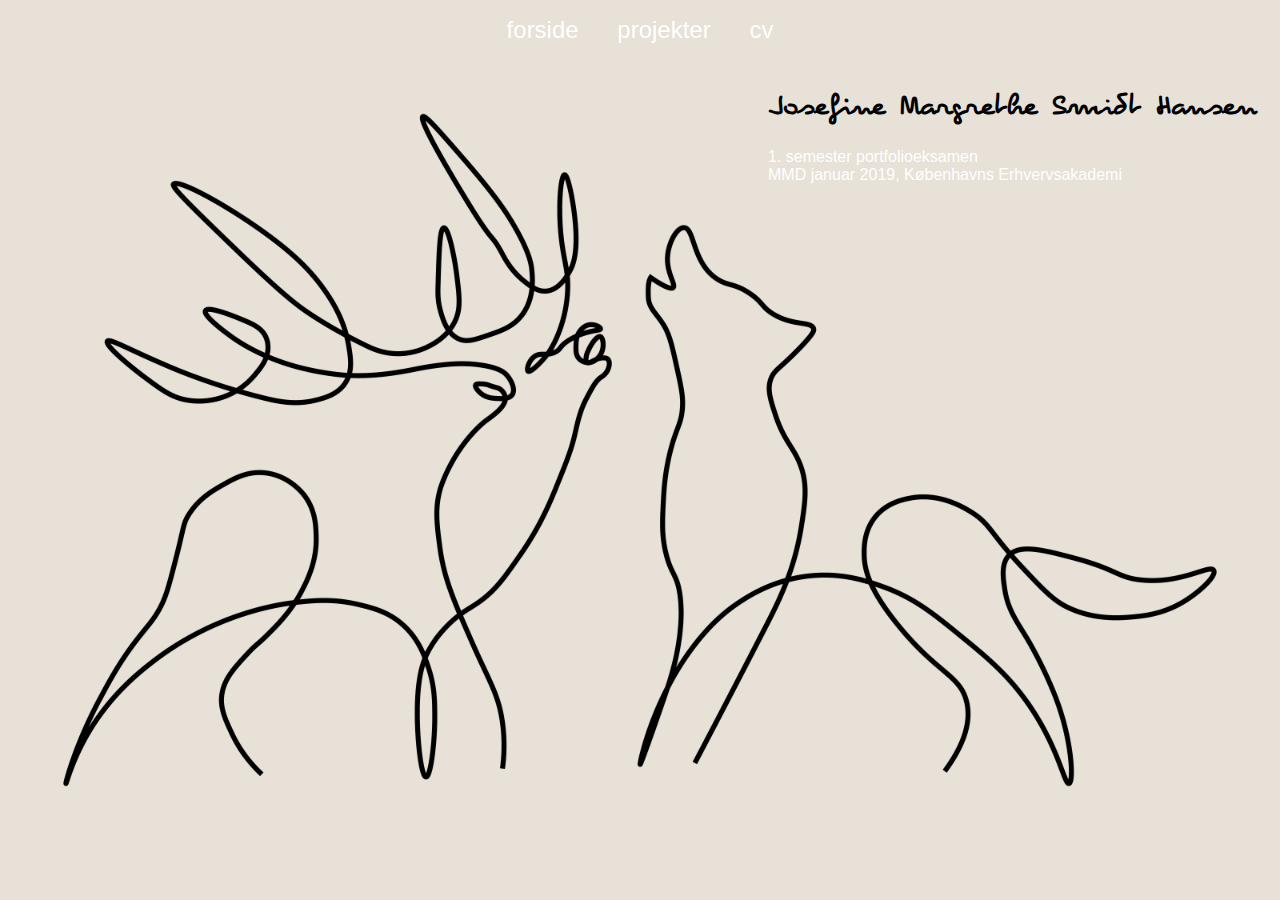
<file: index.html>
<!DOCTYPE html>
<html lang="da">

<head>
    <meta charset="utf-8">
    <meta name="viewport" content="width=device-width, initial-scale=1.0">
    <title>Portfolio</title>
    <link rel="stylesheet" href="style.css">
    <link href="https://fonts.googleapis.com/css?family=Montserrat%7CSanchez%7CScope+One" rel="stylesheet">
    <meta name="robots" content="noindex">

    <link rel="apple-touch-icon" sizes="180x180" href="myicons/apple-touch-icon.png">
    <link rel="icon" type="image/png" sizes="32x32" href="myicons/favicon-32x32.png">
    <link rel="icon" type="image/png" sizes="16x16" href="myicons/favicon-16x16.png">
    <link rel="manifest" href="myicons/site.webmanifest">
    <meta name="msapplication-TileColor" content="#da532c">
    <meta name="theme-color" content="#ffffff">
</head>

<body>
    <header>
        <nav>
            <div id="burgermenu">
                <div id="menuknap">☰</div>
                <div id="menu" class="hidden">
                    <a href="index.html">forside</a>
                    <a href="projekter.html">projekter</a>
                    <a href="cv.html">cv</a>
                </div>
            </div>

            <div id="desktopmenu">
                <a href="index.html">forside</a>
                <a href="projekter.html">projekter</a>
                <a href="cv.html">cv</a>

            </div>
        </nav>
    </header>


    <section id="hero">
        <div class="hero-image">
            <div class="hero-text">
                <h1 class="name">Josefine Margrethe Smidt Hansen</h1>
                <p class="phero">1. semester portfolioeksamen
                    <br>
                    MMD januar 2019, Københavns Erhvervsakademi</p>
            </div>
        </div>



    </section>

    <!-- scroll button -->

    <button onclick="topFunction()" id="myBtn" class="myBtn" title="Go to top">Gå til top</button>



    <script src="script.js"></script>
</body>

</html>
</file>
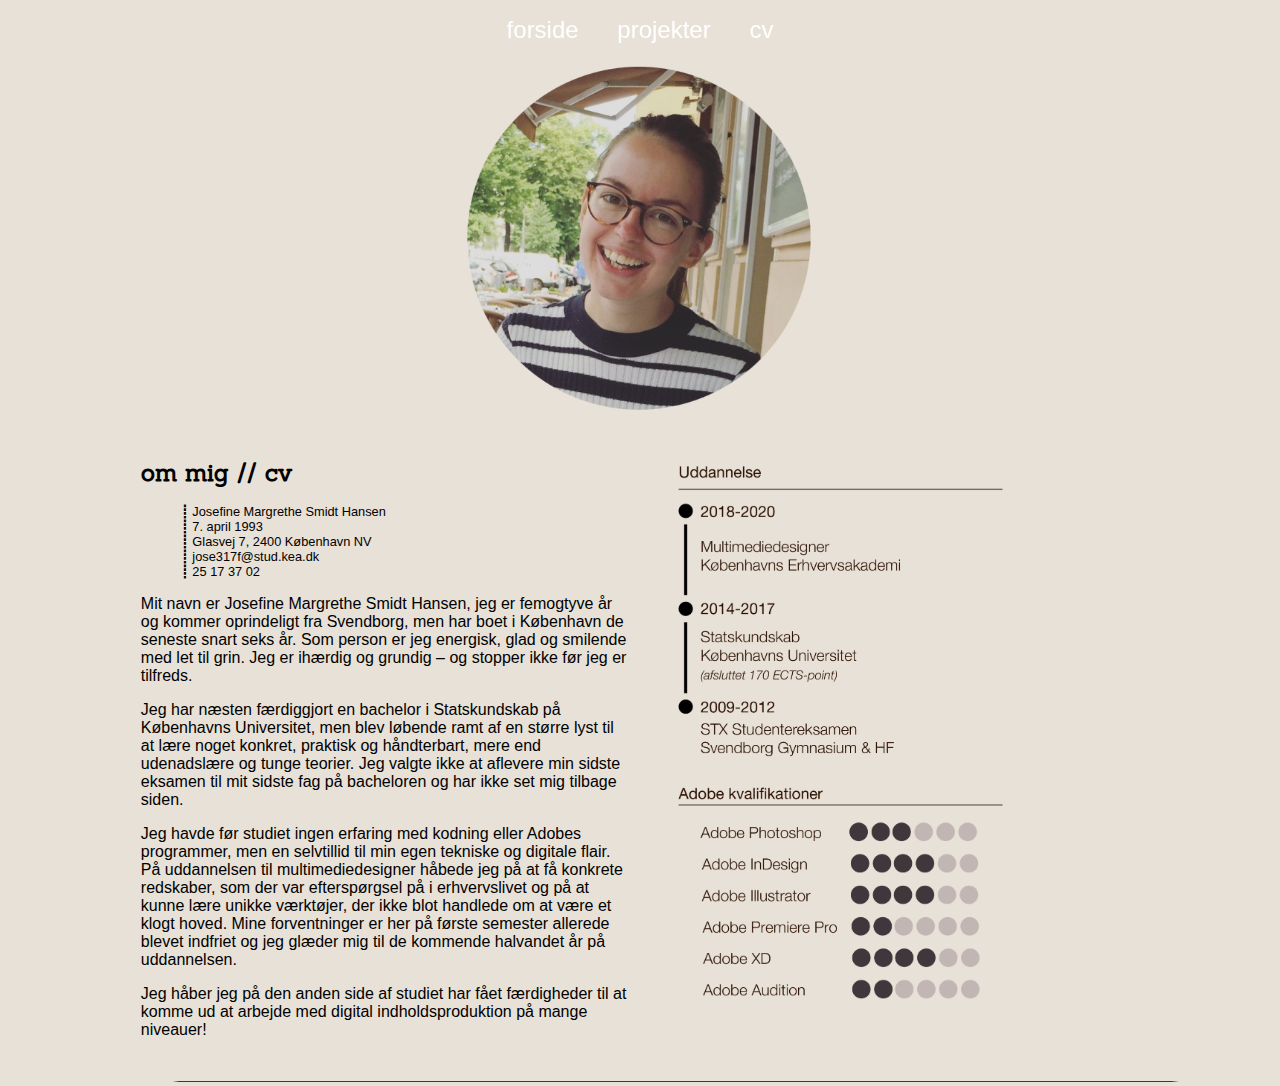
<file: cv.html>
<!DOCTYPE html>
<html lang="da">

<head>
    <meta charset="utf-8">
    <meta name="viewport" content="width=device-width, initial-scale=1.0">
    <title>CV</title>
    <link rel="stylesheet" href="style.css">
    <link href="https://fonts.googleapis.com/css?family=Montserrat%7CSanchez%7CScope+One" rel="stylesheet">
    <meta name="robots" content="noindex">

    <link rel="apple-touch-icon" sizes="180x180" href="myicons/apple-touch-icon.png">
    <link rel="icon" type="image/png" sizes="32x32" href="myicons/favicon-32x32.png">
    <link rel="icon" type="image/png" sizes="16x16" href="myicons/favicon-16x16.png">
    <link rel="manifest" href="myicons/site.webmanifest">
    <meta name="msapplication-TileColor" content="#da532c">
    <meta name="theme-color" content="#ffffff">
</head>

<body>
    <header>
        <nav>
            <div id="burgermenu">
                <div id="menuknap">☰</div>
                <div id="menu" class="hidden">
                    <a href="index.html">forside</a>
                    <a href="projekter.html">projekter</a>
                    <a href="cv.html">cv</a>
                </div>
            </div>

            <div id="desktopmenu">
                <a href="index.html">forside</a>
                <a href="projekter.html">projekter</a>
                <a href="cv.html">cv</a>

            </div>
        </nav>
    </header>

    <section id="cv">

        <div id="cvfoto">
            <img src="img/joz.png" alt="billede af mig">
        </div>

        <div class="sectionwrapper">
            <div class="column">
                <h1>om mig // cv</h1>
                <div class="info">
                    <ul>
                        <li>┋ Josefine Margrethe Smidt Hansen</li>
                        <li>┋ 7. april 1993</li>
                        <li>┋ Glasvej 7, 2400 København NV</li>
                        <li>┋ jose317f@stud.kea.dk</li>
                        <li>┋ 25 17 37 02</li>
                    </ul>
                </div>
                <div>
                    <p>Mit navn er Josefine Margrethe Smidt Hansen, jeg er femogtyve år og kommer oprindeligt fra Svendborg, men har boet i København de seneste snart seks år. Som person er jeg energisk, glad og smilende med let til grin. Jeg er ihærdig og grundig – og stopper ikke før jeg er tilfreds.</p>

                    <p>Jeg har næsten færdiggjort en bachelor i Statskundskab på Københavns Universitet, men blev løbende ramt af en større lyst til at lære noget konkret, praktisk og håndterbart, mere end udenadslære og tunge teorier. Jeg valgte ikke at aflevere min sidste eksamen til mit sidste fag på bacheloren og har ikke set mig tilbage siden.</p>

                    <p>Jeg havde før studiet ingen erfaring med kodning eller Adobes programmer, men en selvtillid til min egen tekniske og digitale flair. På uddannelsen til multimediedesigner håbede jeg på at få konkrete redskaber, som der var efterspørgsel på i erhvervslivet og på at kunne lære unikke værktøjer, der ikke blot handlede om at være et klogt hoved. Mine forventninger er her på første semester allerede blevet indfriet og jeg glæder mig til de kommende halvandet år på uddannelsen.</p>

                    <p>Jeg håber jeg på den anden side af studiet har fået færdigheder til at komme ud at arbejde med digital indholdsproduktion på mange niveauer!
                    </p>
                </div>
            </div>
            <div class="column">
                <div>
                    <img src="img/cv-02.png" alt="cv">
                </div>
            </div>
        </div>

        <div class="line">
            <img src="img/line.png" alt="linje til adskillelse">
        </div>

    </section>

    <!-- scroll button -->

    <button onclick="topFunction()" id="myBtn" class="myBtn" title="Go to top">Gå til top</button>



    <script src="script.js"></script>
</body>

</html>
</file>
<file: style.css>
/*** OVERORDNET STYLING ****/

/****** Google fonts
font-family: 'Scope One', serif;
font-family: 'Sanchez', serif;
font-family: 'Montserrat', sans-serif;
**/

@font-face {
    font-family: 'pecitamedium';
    src: url('fonte/pecita-webfont.woff2') format('woff2'),
        url('fonte/pecita-webfont.woff') format('woff');
    font-weight: normal;
    font-style: normal;

}

body {
    margin: 0;
    background-color: #e8e1d7;
}

.name {
    font-family: 'pecitamedium';
    font-size: 2em;
}

h1 {
    font-family: 'Sanchez', serif;
    font-size: 1.5rem;

}

h2 {
    font-family: 'Helvetica Neue', sans-serif;
    font-weight: 300;

}

p {
    font-family: 'Helvetica Neue', sans-serif;
    font-weight: 300;
    color: black;
}


header {
    position: fixed;
    z-index: 1;
}

img {
    width: 100%;
}

/***** FÆLLES BOX MED LINK *****/


.ahref {
    border: 2px #928688 solid;
    color: black;
    padding: 10px 25px;
    border-radius: 3px;
    text-align: center;
    text-decoration: none;
    display: inline-block;
    font-family: 'Helvetica Neue', sans-serif;
    font-weight: 400;
}


.ahref:hover {
    background-color: #C1B6B4;
}

/***** FÆLLES MENU *****/
nav {
    font-family: 'Helvetica Neue', sans-serif;
    color: white;
}

a {
    color: white;
    font-family: 'Helvetica Neue', sans-serif;
    text-decoration: none;
}

a:hover {
    color: black;
}

/*
:target {
    color: black;
}
*/

/*** BURGER-MENU ****/
.hidden {
    /*    display: none;*/
    transform: translateX(-110%)
}

#burgermenu {
    padding: 1vw;

}

#menuknap {
    font-size: 3rem;

}

#menu {
    list-style-type: none;
    transition: transform 0.7s;
}

#desktopmenu {
    display: none;
}


/************** HERO IMAGE **************/
body,
html {
    height: 100%;
    width: 100%;
}

#hero {
    height: 100%;
    width: 100%;
}

/* The hero image */
.hero-image {
    background-image: url("img/wolfdeer.png");

    /* Set a specific height */
    height: 100%;
    width: 100%;

    /* Position and center the image to scale nicely on all screens */
    background-position: center;
    background-repeat: no-repeat;
    background-size: cover;
}

.hero-text {
    position: absolute;
    top: 0;
    left: 62vw;
    background-color: rgba(232, 225, 215, 0.85);
    /*    transform: translate(-50%, -50%);*/
}

.phero {
    color: white;
}



/****** CV SECTION *******/

#cv {
    position: absolute;
    top: 4vw;
    margin-bottom: 5vw;
}

.line img {
    max-height: 0.1em;
}

#cv li {
    list-style-type: none;
    font-family: 'Helvetica Neue', sans-serif;
    font-size: 0.8rem;
    font-weight: 200;

}

#cvfoto {
    width: 30%;
    position: relative;
    left: 35vw;
}

.sectionwrapper {
    display: flex;
    flex-wrap: wrap;
    margin: 0 10vw
}

.column {
    flex-basis: 400px;
    flex-grow: 2;
}

.sectionwrapper img {
    max-width: 80%;
}


/****** PROJEKT SECTION *******/

#projektwrapper {
    display: flex;
    flex-wrap: wrap;
}

.container {
    flex-basis: 200px;
    flex-grow: 4;
    margin-top: 90px;
    padding: 2vw;
    position: relative;
    width: 50%;
}

.projekt {
    display: block;
}

.overlay {
    position: absolute;
    top: 0;
    bottom: 0;
    left: 0;
    right: 0;
    opacity: 1;
    transition: .5s ease;
    background-color: rgba(232, 225, 215, 0.5);
    padding: 2vw;
    pointer-events: none;

}

.container:hover .overlay {
    opacity: 1;
}

.text {
    color: black;
    position: absolute;
    top: 50%;
    left: 50%;
    -webkit-transform: translate(-50%, -50%);
    -ms-transform: translate(-50%, -50%);
    transform: translate(-50%, -50%);
    text-align: center;
    font-family: 'Helvetica Neue', sans-serif;
    font-weight: 300;
    font-size: 2rem;
    pointer-events: none;
}


/*********** PROJEKT SECTION **************/




.temah1 {
    position: absolute;
    top: 10vw;
    left: 59vw;
}


#indhold {
    margin: 0 1vw;
}

.projektline {
    margin-top: 8vw;
    margin-bottom: 3vw;
}

/*********** GÅ TIL TOP KNAP  **************/


#myBtn {
    position: fixed;
    bottom: 20px;
    right: 30px;
    z-index: 99;
    border: none;
    outline: none;
    background-color: #928688;
    color: black;
    cursor: pointer;
    padding: 1rem;
    border-radius: 3px;
    font-size: 0.8rem;
    font-family: 'Helvetica Neue';
    font-weight: 300;
    opacity: 0.9;
}

.myBtn {
    display: none;
}

#myBtn:hover {
    background-color: #C1B6B4;
}

.hide {
    display: none;
}

.show {
    display: block;
}


/*********** 01: WEBDESIGN  **************/

.projektwrapper {
    display: flex;
    flex-wrap: wrap;
}

#webdesignwrapper {
    display: flex;
    flex-wrap: wrap;
}

.webcolumn {
    flex-basis: 300px;
    flex-grow: 3;
    padding: 1vw;
}

.projektimg {
    max-width: 70%;
}

.responsimg {
    max-width: 45%;
}

/*********** 02: CONTENT  **************/

.video video {
    max-width: 95%;
}

.concolumn_wide {
    flex-basis: 550px;
    flex-grow: 2;
    padding: 1vw;
}

.concolumn_narrow {
    flex-basis: 300px;
    flex-grow: 1;
    padding: 1vw;
}

.column {
    flex-basis: 300px;
    flex-grow: 3;
    padding: 1vw;
}

.nyopgave {
    margin-top: 10vw;
}


/*********** 03: ANIMATION  **************/




.baby_kf {
    animation-name: baby_kf;
    animation-duration: 0.65s;
    animation-iteration-count: infinite;
    /*    animation-fill-mode: both;*/
    animation-timing-function: steps(3);
}

@keyframes baby_kf {
    0% {
        background-position: 0% 0%;
    }

    100% {
        background-position: -300% 0%;
    }
}



.sexogsamf_kf {
    animation-name: sexogsamf_kf;
    animation-duration: 4s;
    animation-iteration-count: infinite;
    /*    animation-fill-mode: both;*/
    animation-timing-function: steps(4);
}

@keyframes sexogsamf_kf {
    0% {
        background-position: 0% 0%;
    }

    100% {
        background-position: -400% 0%;
    }
}

.babysprite {
    background-size: 300% 100%;
    width: 40vw;
    height: 40vw;
    background-image: url(img/nybaby_sprite.svg);
    margin-left: 25vw;
}

.sexogsamfsprite {
    background-size: 400% 100%;
    width: 30vw;
    height: 60vw;
    background-image: url(img/SVG/Artboard%201.svg);
    margin-left: 30vw;
}


/********************* MEDIA QUERIES ************************/

@media only screen and (min-width:600px) {

    /*** DESKTOP MENU ****/


    #desktopmenu {
        display: block;
    }

    #burgermenu {
        display: none;
    }

    nav {
        left: 0;
        right: 0;
        text-align: center;
        margin: 1rem 0;
        position: fixed;
        font-size: 1.5rem;
    }

    nav a {
        padding: 0 1rem;
    }

    /*** placering af tekst til hero-image ****/

    .hero-text {
        position: absolute;
        left: 60vw;
        top: 5vw;
        background-color: transparent;
    }

    /*** få bokse med temaer ned fra toppen ****/

    .container {
        margin-top: 10vw;

    }

    /*** give hover-effekt i desktop ****/

    .overlay {
        opacity: 0;
    }

    /*** Tema-h1 positionering i desktop ****/

    .temah1 {
        top: 6vw;
        left: 2vw;
        position: absolute;
    }

    /*** størrelse på spriteanimationer i desktop ****/

    .babysprite {
        background-size: 300% 100%;
        width: 10rem;
        height: 10rem;
        background-image: url(img/nybaby_sprite.svg);
        margin-left: 8vw;
    }

    .sexogsamfsprite {
        background-size: 400% 100%;
        width: 10rem;
        height: 20rem;
        background-image: url(img/SVG/Artboard%201.svg);
        margin-left: 8vw;
    }

}
</file>
